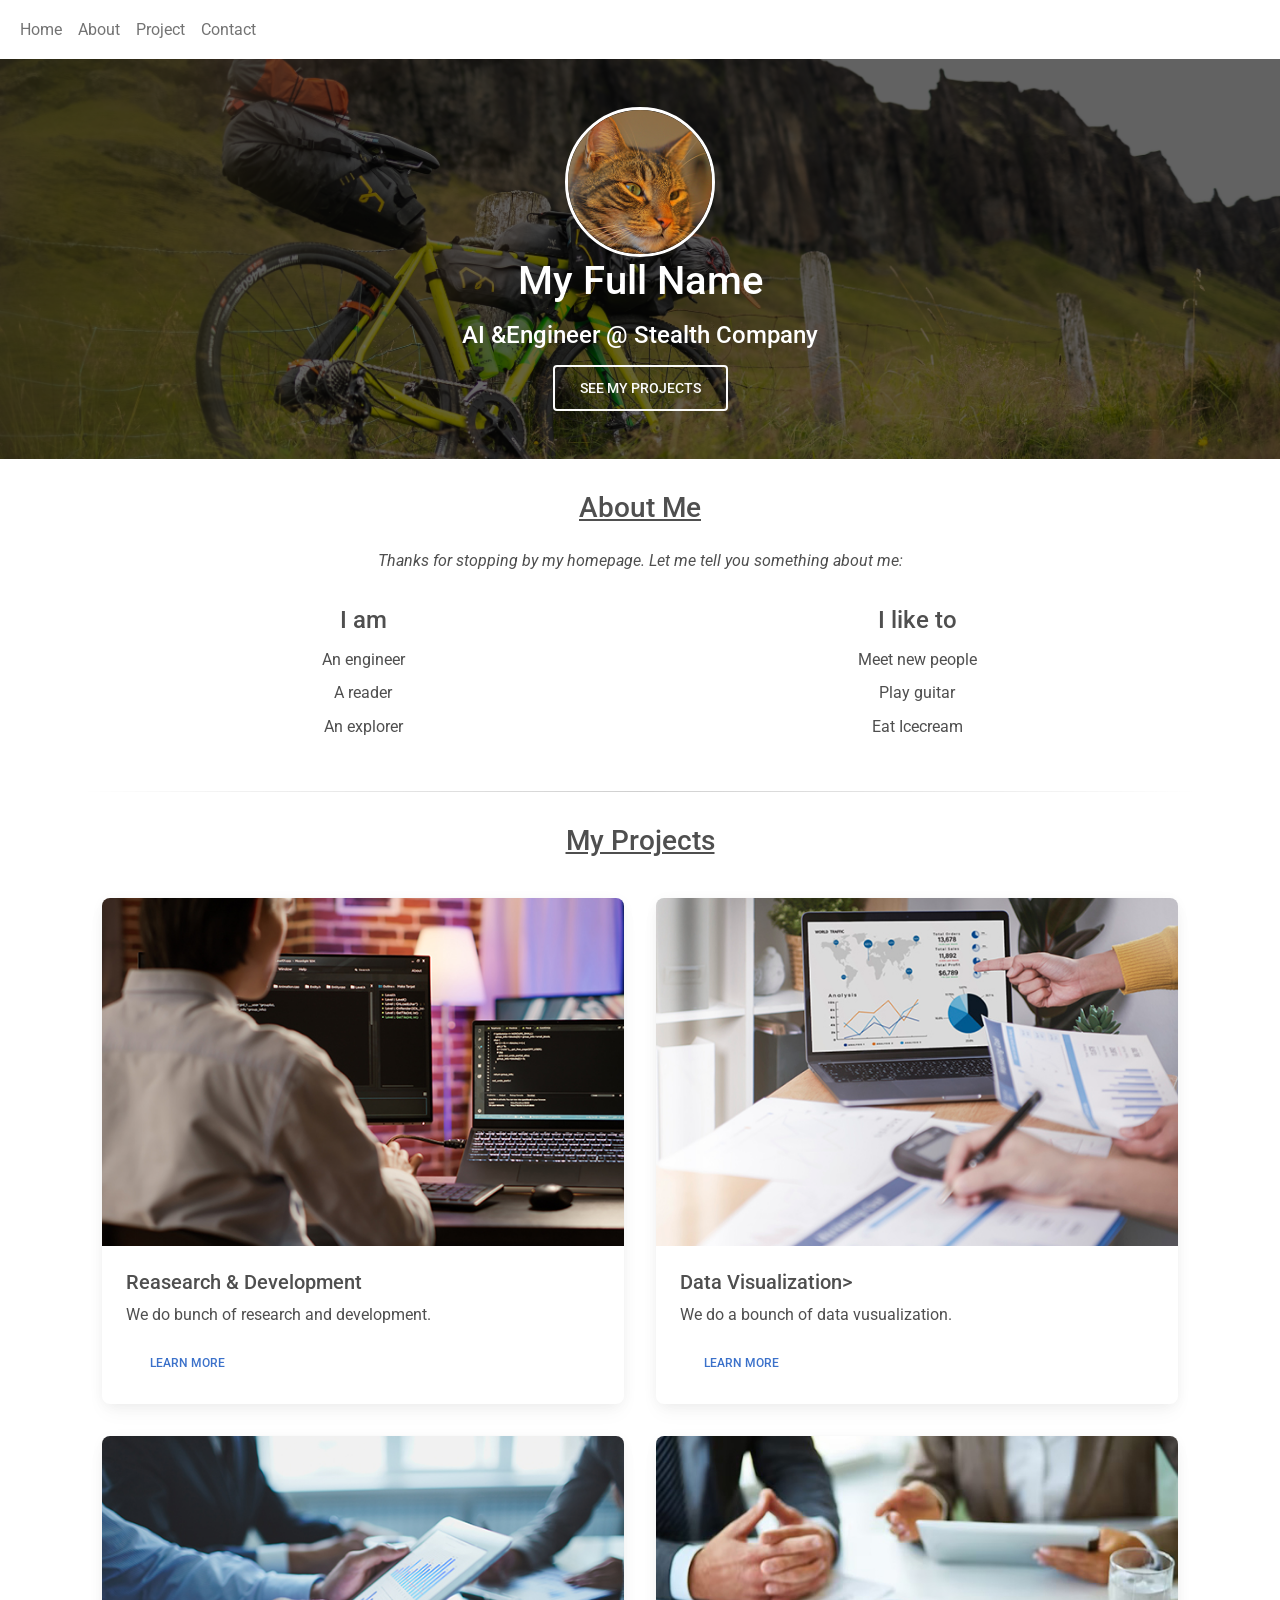
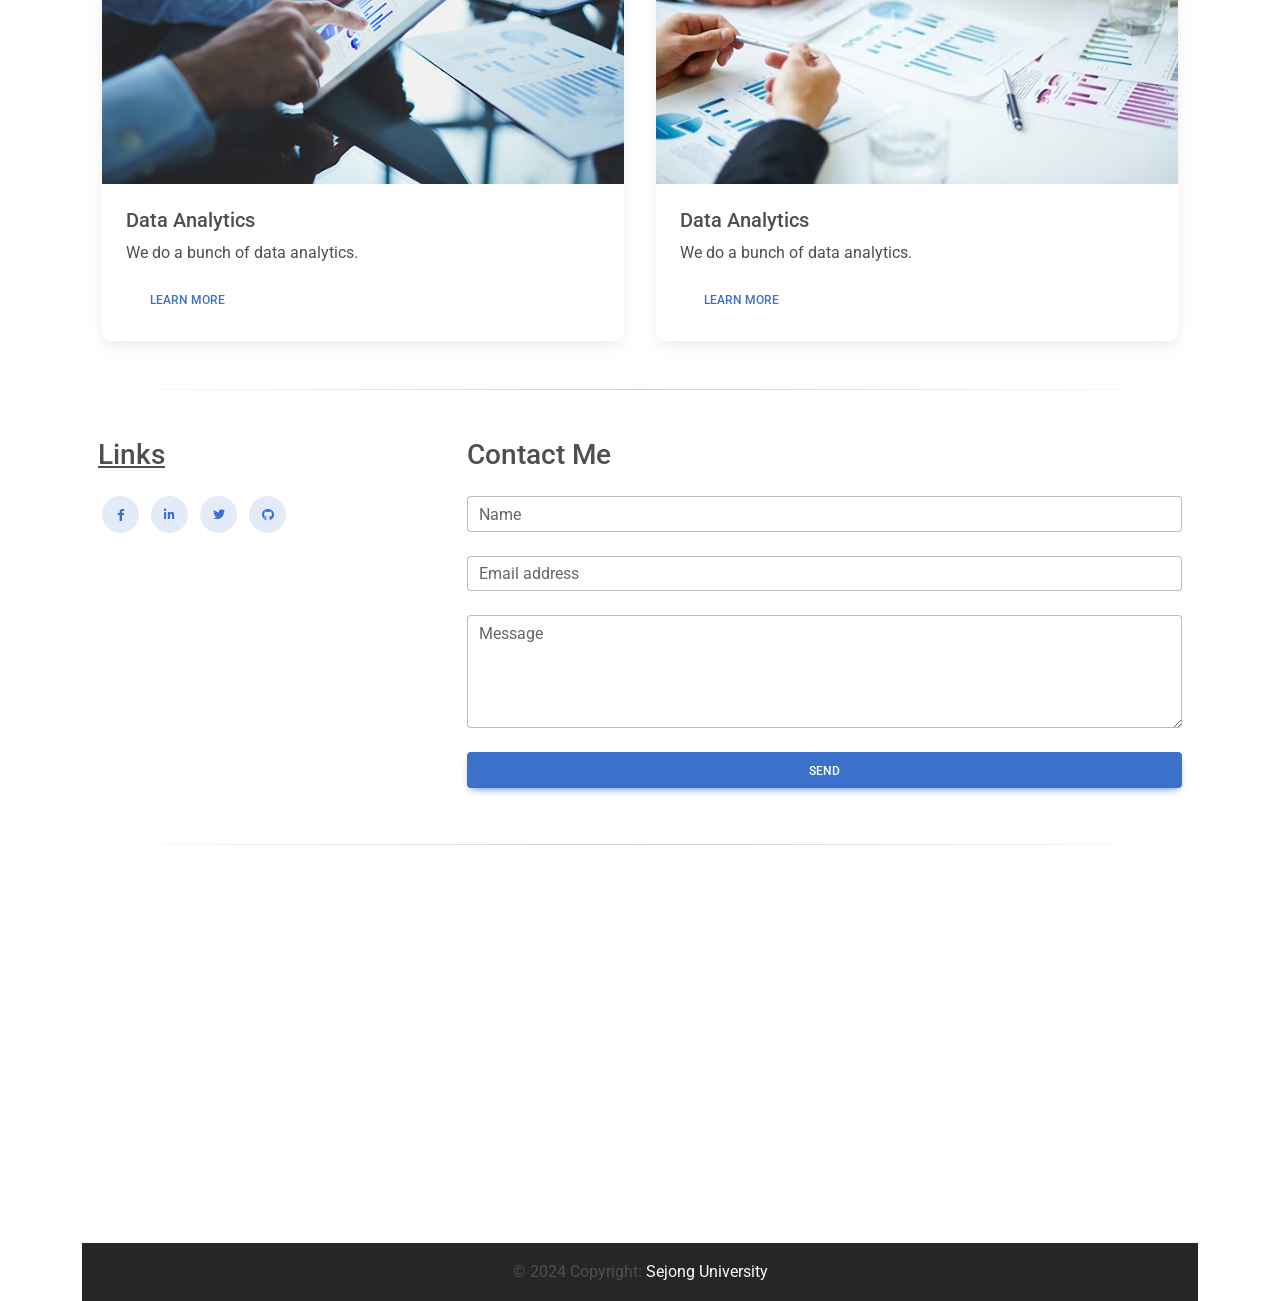
<file: week4-2/index.html.html>
<!DOCTYPE html>
<html lang="en">
  <head>
    <meta charset="UTF-8" />
    <meta name="viewport" content="width=device-width, initial-scale=1, shrink-to-fit=no" />
    <meta http-equiv="x-ua-compatible" content="ie=edge" />
    <title>Welcome to My new homepage</title>
    <!-- MDB icon -->
    <link rel="icon" href="img/mdb-favicon.ico" type="image/x-icon" />
    <!-- Font Awesome -->
    <link
      rel="stylesheet"
      href="https://cdnjs.cloudflare.com/ajax/libs/font-awesome/6.0.0/css/all.min.css"
    />
    <!-- Google Fonts Roboto -->
    <link
      rel="stylesheet"
      href="https://fonts.googleapis.com/css2?family=Roboto:wght@300;400;500;700;900&display=swap"
    />
    <!-- MDB -->
    <link rel="stylesheet" href="css/mdb.min.css" />
    <style>
      hr{
        border:0;
        height:1px;
        background-image: linear-gradient(to right, rgba(0,0,0,0), rgba(0,0,0,0.75), rgba(0,0,0,0));
      }
    </style>
  </head>
  <body>
    <!-- Start your project here-->
    
    <!--header-->
      <header>
        <!-- Navbar -->
        <nav class="navbar navbar-expand-lg bg-body">
          <div class="container-fluid">
            <button
              data-mdb-collapse-init
              class="navbar-toggler"
              type="button"
              data-mdb-target="#navbarExample01"
              aria-controls="navbarExample01"
              aria-expanded="false"
              aria-label="Toggle navigation"
            >
              <i class="fas fa-bars"></i>
            </button>
            <div class="collapse navbar-collapse" id="navbarExample01">
              <ul class="navbar-nav me-auto mb-2 mb-lg-0">
                <li class="nav-item active">
                  <a class="nav-link" aria-current="page" href="#">Home</a>
                </li>
                <li class="nav-item">
                  <a class="nav-link" href="#about">About</a>
                </li>
                <li class="nav-item">
                  <a class="nav-link" href="#project">Project</a>
                </li>
                <li class="nav-item">
                  <a class="nav-link" href="#contact">Contact</a>
                </li>
              </ul>
            </div>
          </div>
        </nav>
        <!-- Navbar -->

        <!-- Background image -->
        <div
          class="p-5 text-center bg-image"
          style="
            background-image: url('img/background.jpg');
            height: 400px;
          "
        >
          <div class="mask" style="background-color: rgba(0, 0, 0, 0.6);">
            <div class="d-flex justify-content-center align-items-center h-100">
              <div class="text-white">
                <!-- Profile Picture -->
                <img src="img/profile.png" width="150px" class="profile-picture img-fluid border border-3 border-white rounded-circle">
                <!--Profile Picture-->
                <h1 class="mb-3">My Full Name</h1>
                <h4 class="mb-3">AI &Engineer @ Stealth Company</h4>
                <a class="btn btn-outline-light btn-lg" href="#project" role="button"
                >See my projects</a
                >
              </div>
            </div>
          </div>
        </div>
        <!-- Background image -->
      </header>

    <!--header-->
    
    <!-- container -->
    <div class="container">
      <!-- about me -->
      <div class="row p-3" id="about">
        <h3 class="text-center py-3 text-decoration-underline">About Me</h3>
        <p class="text-center fst-italic">Thanks for stopping by my homepage. Let me tell you something about me: </p>
        <div class="col-md-6 text-center py-3">
          <h4>I am</h4>
          <ul class="list-group list-group-light">
            <li class="list-group-item border-0 py-1">An engineer</li>
            <li class="list-group-item border-0 py-1">A reader</li>
            <li class="list-group-item border-0 py-1">An explorer</li>
          </ul>
        </div>
        <div class="col-md-6 text-center py-3">
          <h4>I like to</h4>
          <ul class="list-group list-group-light">
            <li class="list-group-item border-0 py-1">Meet new people</li>
            <li class="list-group-item border-0 py-1">Play guitar</li>
            <li class="list-group-item border-0 py-1">Eat Icecream</li>
          </ul>
        </div>
      </div>
      <!-- about me -->
      <hr/>
      <!-- project -->
        <div class="row p-3" id="project">
          <h3 class="text-center pb-3 text-decoration-underline">My Projects</h3>
          <!--fist project-->
          <div class="col-md-6 p-3">
            <div class="card">
              <div class="bg-image hover-overlay ripple" data-mdb-ripple-color="light">
                <img src="img/projects/project-4.jpg" class="img-fluid"/>
                <a href="#">
                  <div class="mask" style="backround-color: rgba(251,251,251,0.15);"></div>
                </a>
              </div>
              <div class="card-body">
                <h5 class="card-title">Reasearch & Development</h5>
                <p class="card-text">We do bunch of research and development.</p>
                <a href="#" class="btn btn-link">Learn more</a>
              </div>
            </div>
          </div>
          <!--fist project-->
          <!--second project-->
          <div class="col-md-6 p-3">
            <div class="card">
              <div class="bg-image hover-overlay ripple" data-mdb-ripple-color="light">
                <img src="img/projects/project-2.jpg" class="img-fluid"/>
                <a href="project.html">
                  <div class="mask" style="backround-color: rgba(251,251,251,0.15);"></div>
                </a>
              </div>
              <div class="card-body">
                <h5 class="card-title">Data Visualization></h5>
                <p class="card-text">We do a bounch of data vusualization.</p>
                <a href="#" class="btn btn-link">Learn more</a>
              </div>
            </div>
          </div>
          <!--second project-->
          <!--third project-->
          <div class="col-md-6 p-3">
            <div class="card">
              <div class="bg-image hover-overlay ripple" data-mdb-ripple-color="light">
                <img src="img/projects/project-3.jpg" class="img-fluid"/>
                <a href="#">
                  <div class="mask" style="backround-color: rgba(251,251,251,0.15);"></div>
                </a>
              </div>
              <div class="card-body">
                <h5 class="card-title">Data Analytics</h5>
                <p class="card-text">We do a bunch of data analytics.</p>
                <a href="#" class="btn btn-link">Learn more</a>
              </div>
            </div>
          </div>
          <!--third project-->
          <!--fourth project-->
          <div class="col-md-6 p-3">
            <div class="card">
              <div class="bg-image hover-overlay ripple" data-mdb-ripple-color="light">
                <img src="img/projects/project-1.jpg" class="img-fluid"/>
                <a href="#">
                  <div class="mask" style="backround-color: rgba(251,251,251,0.15);"></div>
                </a>
              </div>
              <div class="card-body">
                <h5 class="card-title">Data Analytics</h5>
                <p class="card-text">We do a bunch of data analytics.</p>
                <a href="#" class="btn btn-link">Learn more</a>
              </div>
            </div>
          </div>
          <!--fourth project-->
        </div>
      <!-- project -->
      <hr/>
      <!-- contact -->
       <div class="row p-3" id="contact">
        <!--links-->
        <div class="col-md-4">
          <h3 class="text-decoration-underline py-3">Links</h3>
          <button type="button" class="btn btn-secondary btn-floating mx-1">
            <a href="http://facebook.com" target="_blank"><i class="fab fa-facebook-f"> </i></a>
          </button>
          <button type="button" class="btn btn-secondary btn-floating mx-1">
            <a href="http://linkedin.com" target="_blank"><i class="fab fa-linkedin-in"> </i></a>
          </button>
          <button type="button" class="btn btn-secondary btn-floating mx-1">
            <a href="http://twitter.com" target="_blank"><i class="fab fa-twitter"> </i></a>
          </button>
          <button type="button" class="btn btn-secondary btn-floating mx-1">
            <a href="http://github.com" target="_blank"><i class="fab fa-github"> </i></a>
          </button>
        </div>
        
        <!--contact form-->
        <div class="col-md-8">
          <h3 class="text=decoration-underline py-3">Contact Me</h3>
          <form>
            <!--Name input-->
            <div class="form-outline mb-4">
              <input type="text" id="form4Example1"class="form-control"/>
              <label class="form-label" for="form4Example1">Name</label>
            </div>
            <!--Email input-->
            <div class="form-outline mb-4">
              <input type="email" id="form4Example2"class="form-control"/>
              <label class="form-label" for="form4Example2">Email address</label>
            </div>
            <!--Message input-->
            <div class="form-outline mb-4">
              <textarea class="form-control" id="form4Example3" rows="4"></textarea>
              <label class="form-label" for="form4Example3">Message</label>
            </div>
            <!--Submit button-->
            <button type="submit" class="btn btn-primary btn-block mb-4">Send</button>
          </form>
        </div>
       </div>
      <!-- contact -->
       <hr/>
      <!-- map -->
      <div class="row p-3">
        <iframe class="col-md-12" height="350px"
        src="https://www.google.com/maps/embed?pb=!1m18!1m12!1m3!1d3163.138268457878!2d127.071
44581539984!3d37.551806032728976!2m3!1f0!2f0!3f0!3m2!1i1024!2i768!4f13.1!3m3!1m2!1s0x3
57ca4d0720eecc1%3A0x1a7ad975c6b5e4eb!2sSejong%20University!5e0!3m2!1sen!2skr!4v1678864
186760!5m2!1sen!2skr" style="border:0;" allowfullscreen="" loading="lazy" referrerpolicy="no-referrer-when-downgrade"></iframe>
      </div>
      <!-- map -->

    <!-- container -->

    <!-- footer -->
    <footer class="bg-dark text-center">
      <!--Copyright-->
      <div class="text-center p-3" style="background-color: rgb(39,37,37);">
        © 2024 Copyright:
        <a class="text-light" target="_blank" href="https://sejong.ac.kr/">Sejong University</a>
      </div>
      <!--Copyright-->
    </footer>
    <!-- footer -->

    <!-- End your project here-->

    <!-- MDB -->
    <script type="text/javascript" src="js/mdb.min.js"></script>
    <!-- Custom scripts -->
    <script type="text/javascript"></script>
  </body>
</html>
</file>
